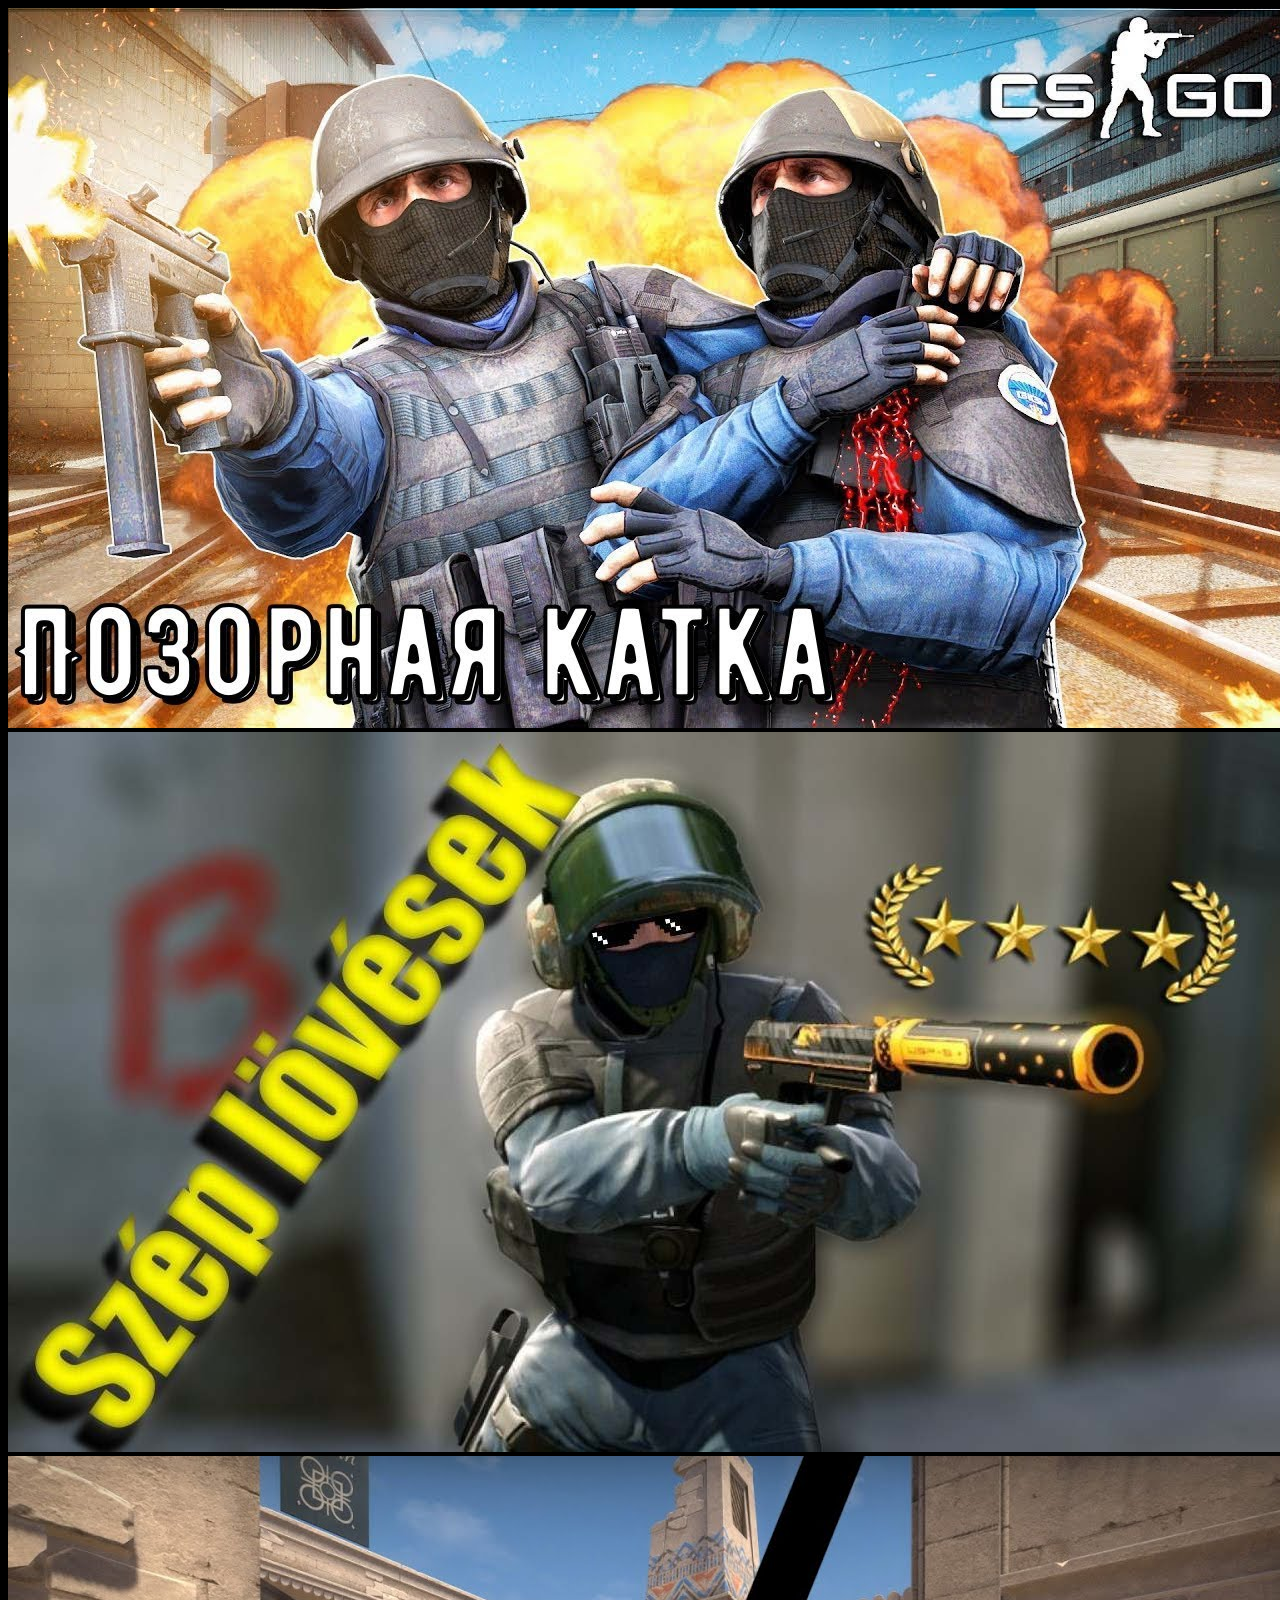
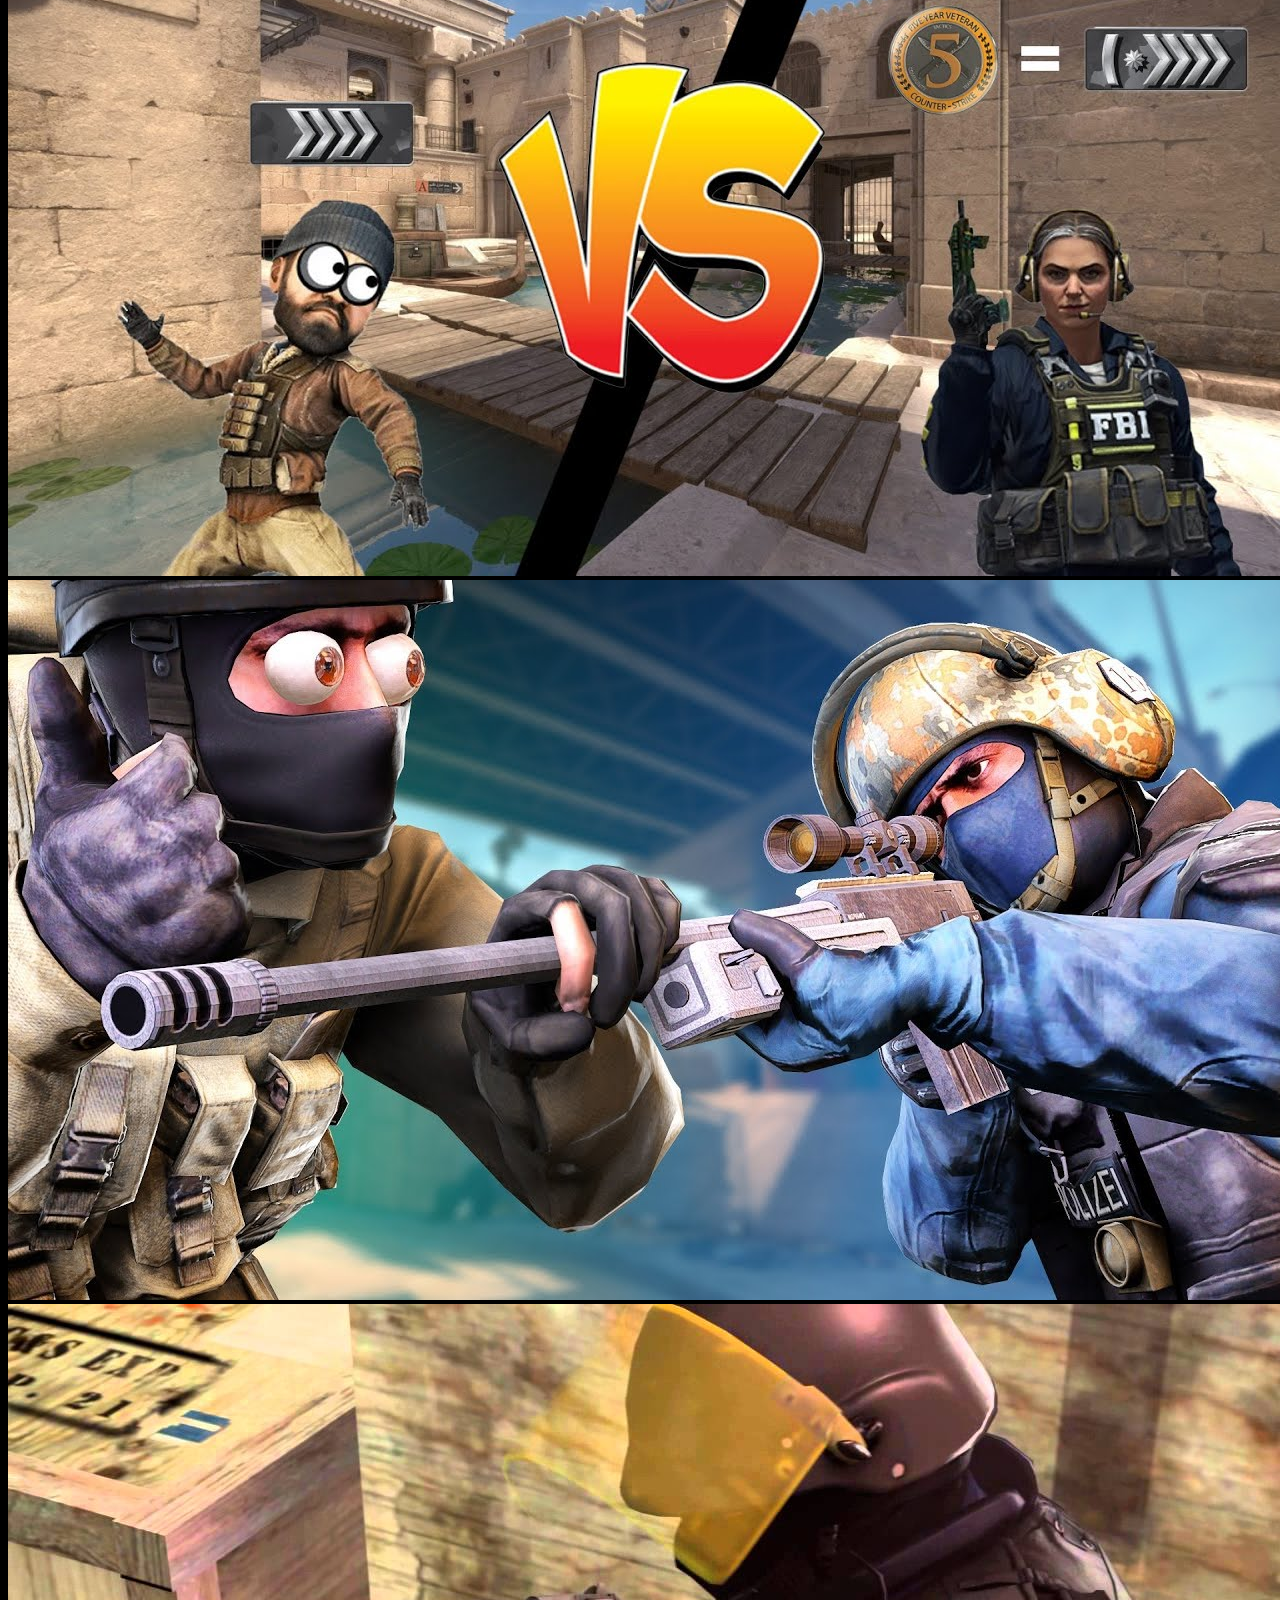
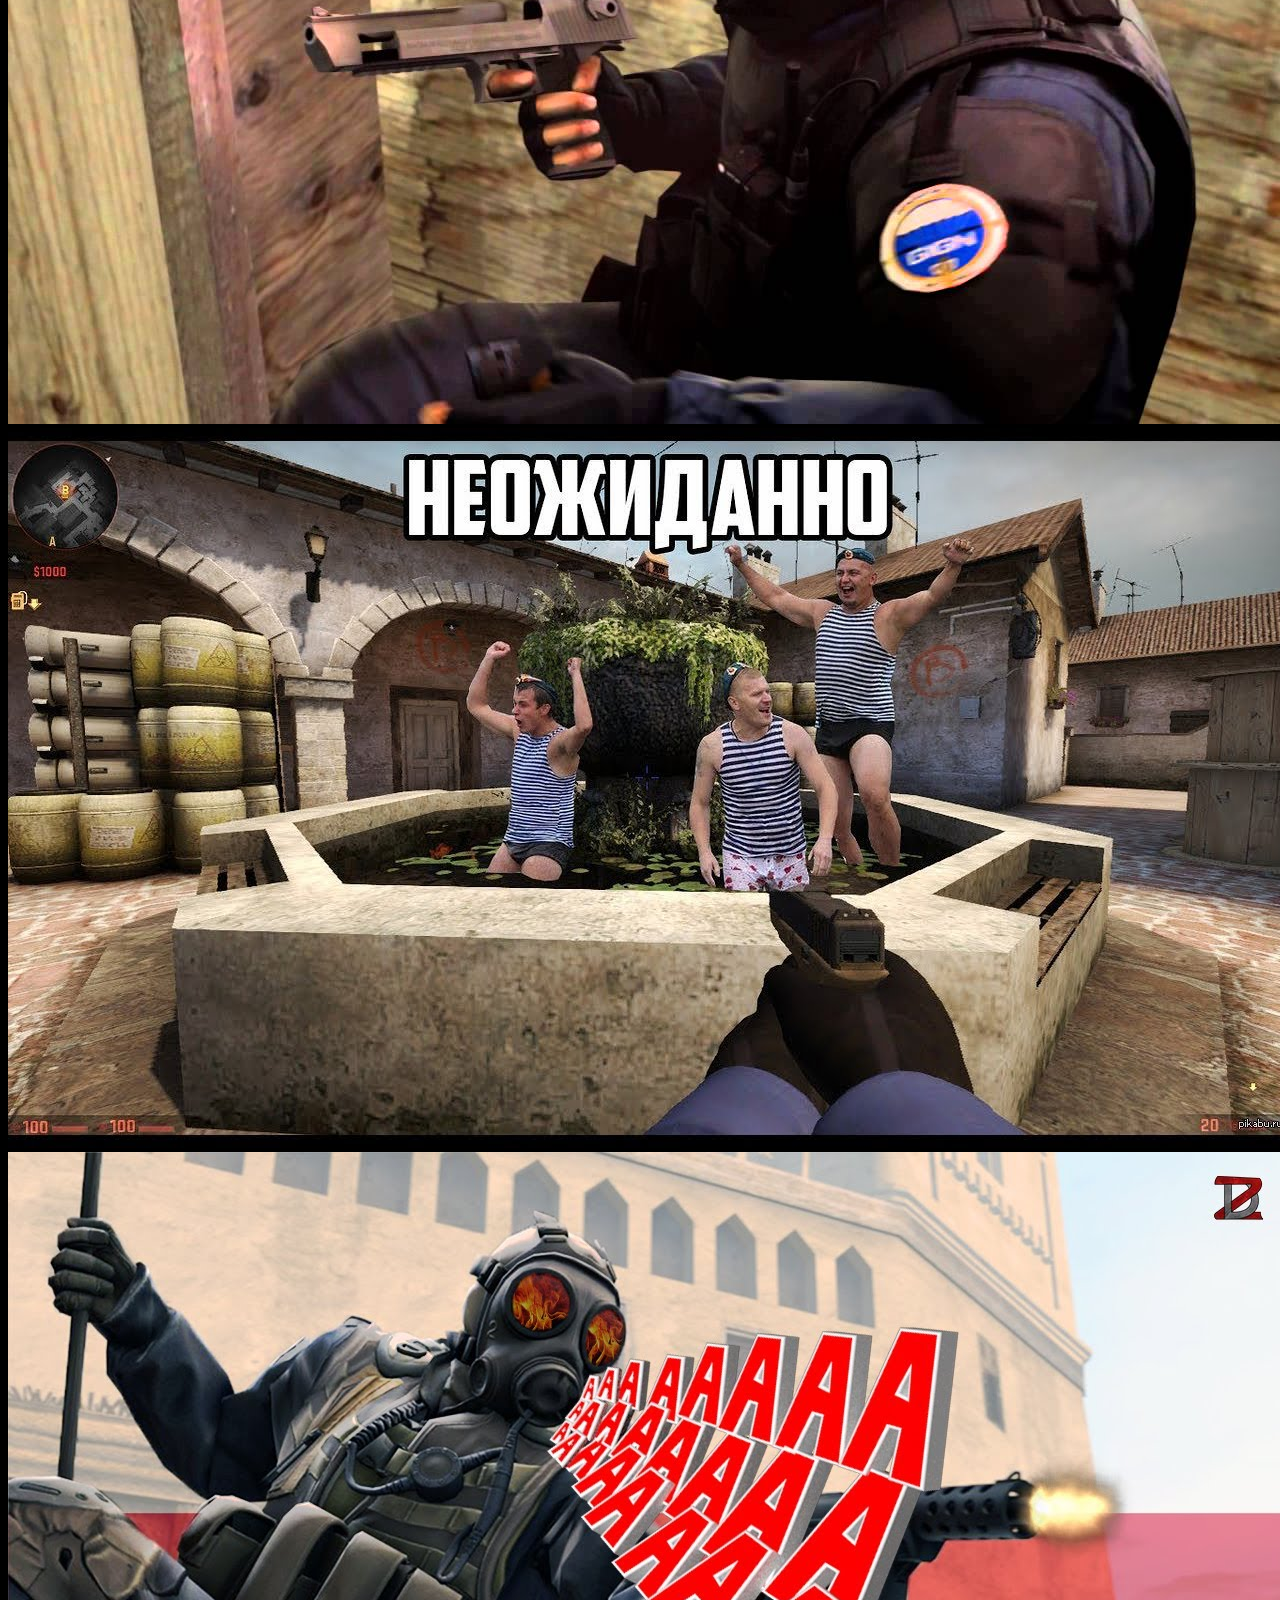
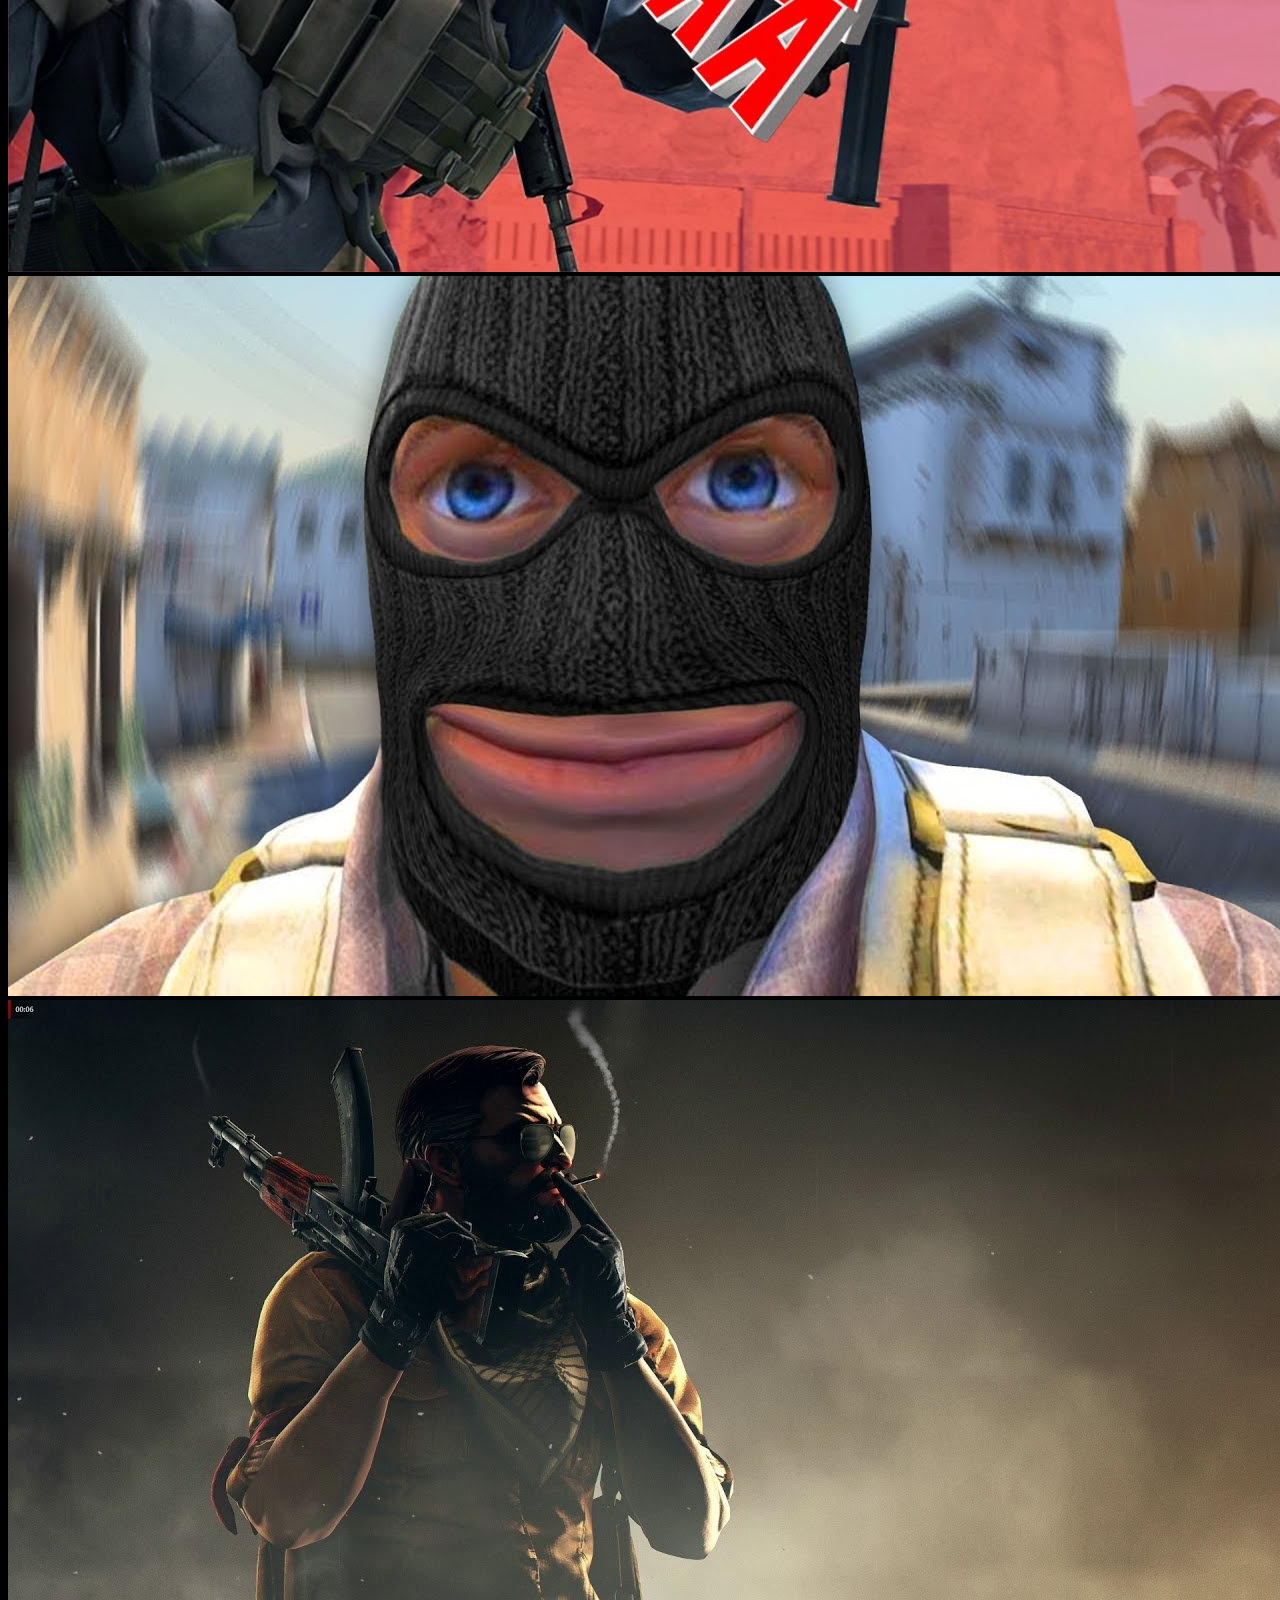
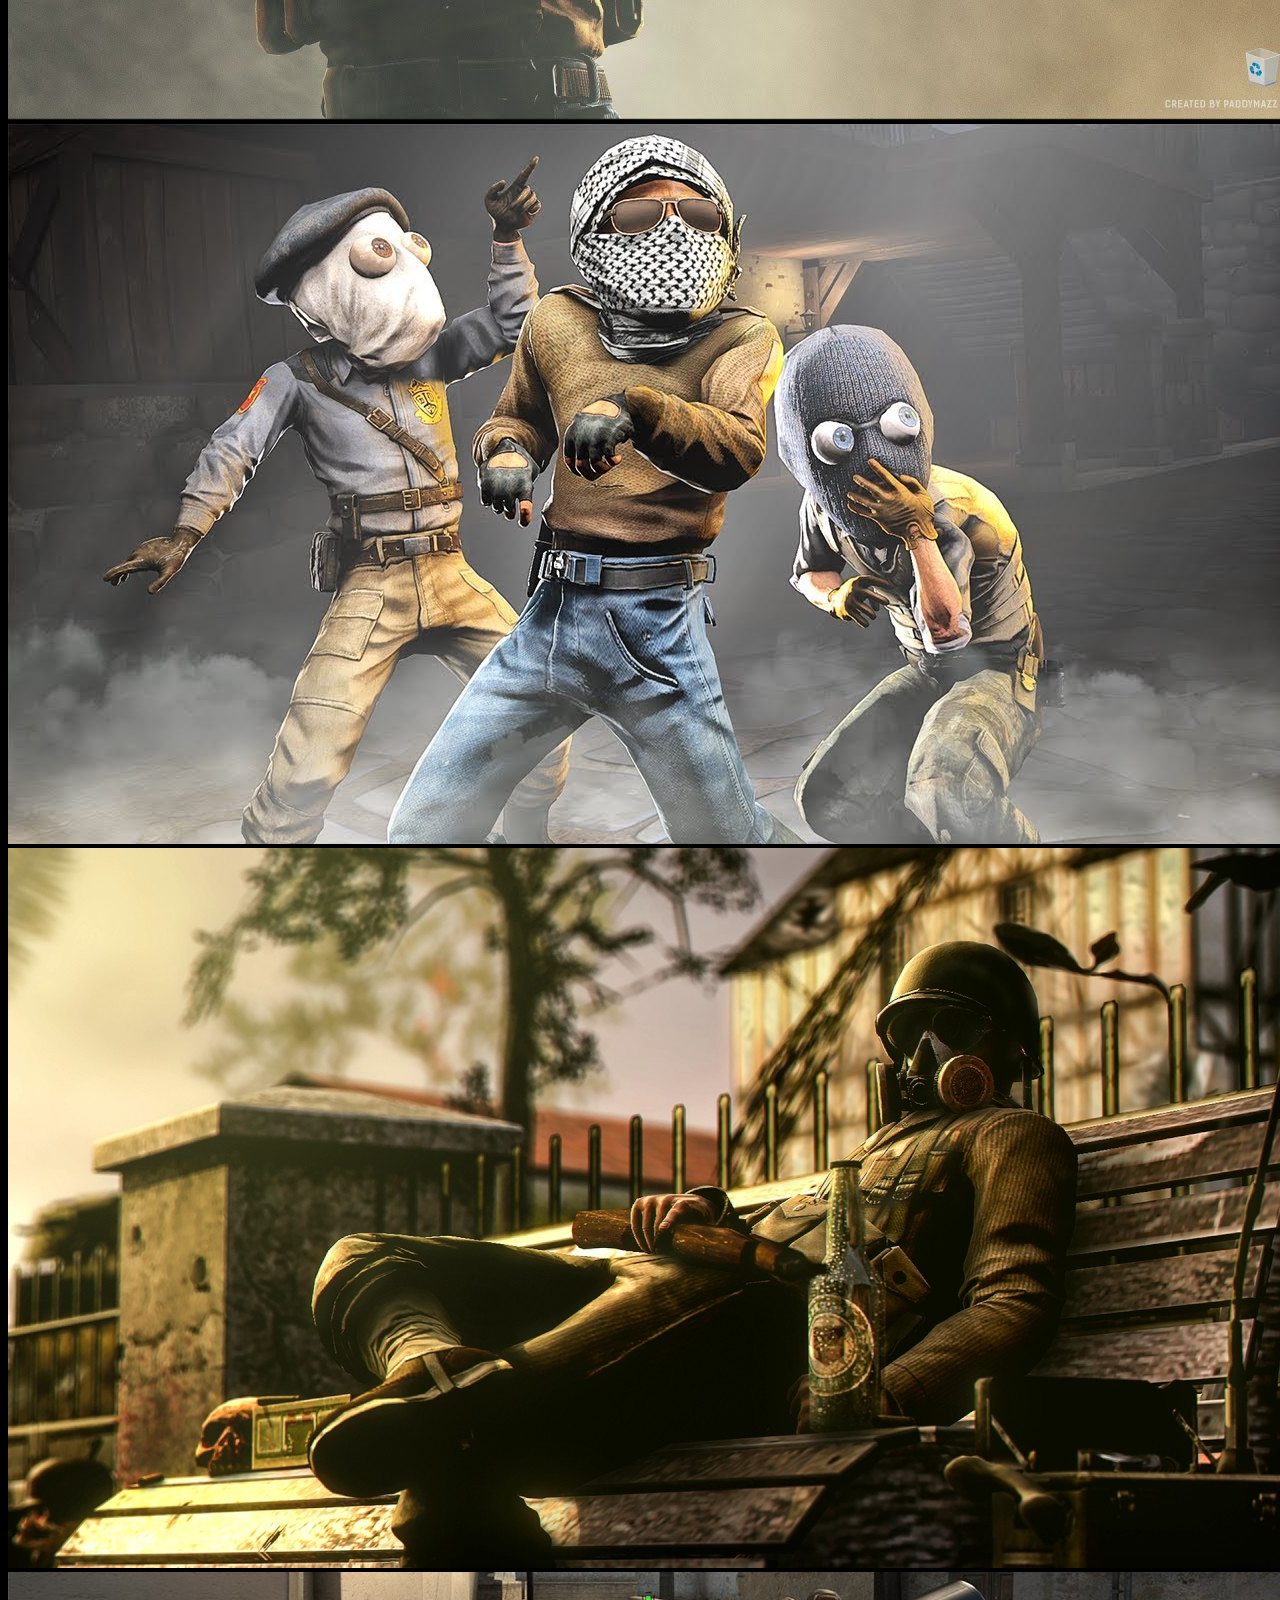
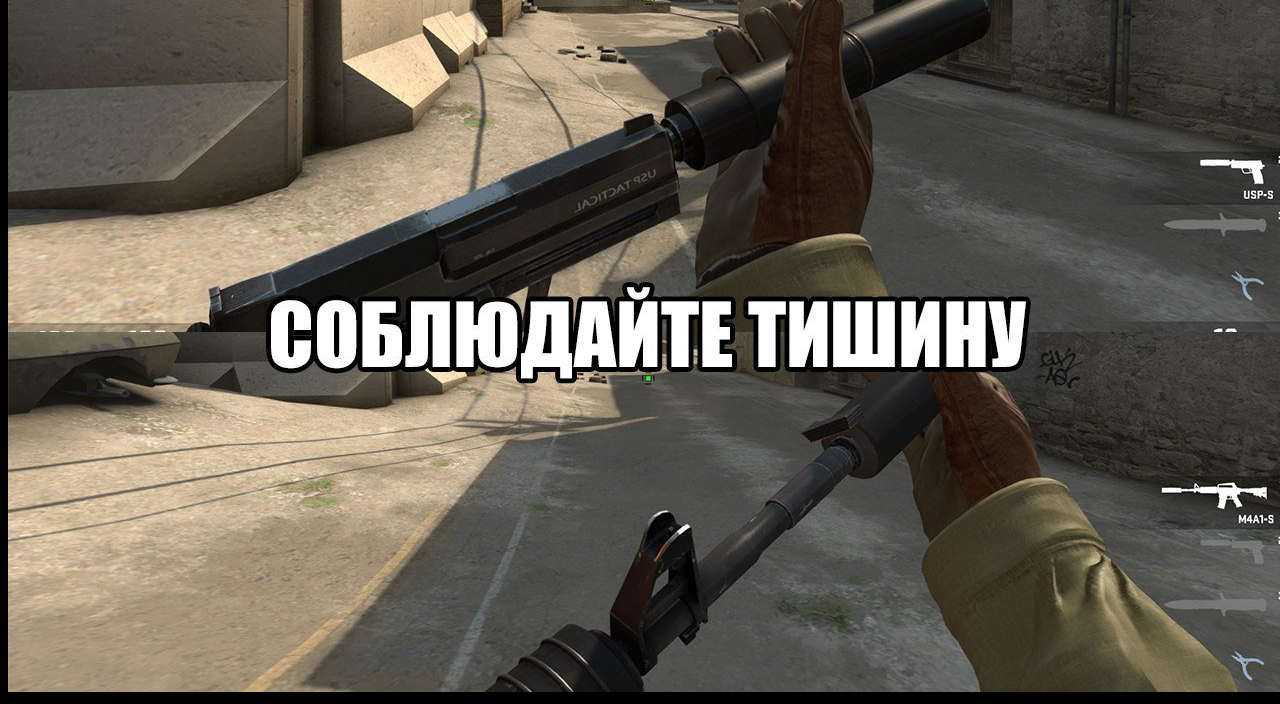
<file: КАК-ТО/index.html>
<!DOCTYPE html>
<html>
<head>
   <meta charset="utf-8">
   <meta name='viewport"=' content='width=device, initial-scale=1'>
	<title>мемы</title>
	<link rel="stylesheet" type="text/css" href="CSS/main.css">
</head>
<body>
  <main class="main">
    <div class="img-box">
          
    <a href="img/01.jpg" class="img_wrapper" target="_blank">
      <img src="img/01.jpg" alt="Отсутствует интернет" class="image">
    </a>
    <a href="img/02.jpg" class="img_wrapper" target="_blank">
      <img src="img/02.jpg" alt="Отсутствует интернет" class="image">
    </a>
      <a href="img/03.jpg" class="img_wrapper" target="_blank">
      <img src="img/03.jpg" alt="Отсутствует интернет" class="image">
    </a>
      <a href="img/04.jpg" class="img_wrapper" target="_blank">
      <img src="img/04.jpg" alt="Отсутствует интернет" class="image">
    </a>
      <a href="img/05.jpg" class="img_wrapper" target="_blank">
      <img src="img/05.jpg" alt="Отсутствует интернет" class="image">
    </a>
      <a href="img/16.jpg" class="img_wrapper" target="_blank">
      <img src="img/16.jpg" alt="Отсутствует интернет" class="image">
    </a>
      <a href="img/07.jpg" class="img_wrapper" target="_blank">
      <img src="img/07.jpg" alt="Отсутствует интернет" class="image">
    </a>
      <a href="img/17.jpeg" class="img_wrapper" target="_blank">
      <img src="img/17.jpeg" alt="Отсутствует интернет" class="image">
    </a>
      <a href="img/20.jpg" class="img_wrapper" target="_blank">
      <img src="img/20.jpg" alt="Отсутствует интернет" class="image">
    </a>
      <a href="img/18.jfif" class="img_wrapper" target="_blank">
      <img src="img/18.jfif" alt="Отсутствует интернет" class="image">
    </a>
      <a href="img/21.jpg" class="img_wrapper" target="_blank">
      <img src="img/21.jpg" alt="Отсутствует интернет" class="image">
    </a>
      <a href="img/15.jpg" class="img_wrapper" target="_blank">
      <img src="img/15.jpg" alt="Отсутствует интернет" class="image">
    </a>
  </div>
  </main>

</body>
</html>
</file>
<file: КАК-ТО/CSS/main.css>
body{
      background-color: black;
 }

 

 @media all and (max-width: 1024px){

        .img-box{
        column-count: 3;
        width: 90%;
      }

  }
  @media all and (max-width: 768px){
    .img-box{
      column-count: 2;
      width: 100%;
    }
}
     @media all and (max-width: 480px){
         .img-box{
      column-count: 1;
      }
    }
     @media all and (min-width: 1200px){
         .image:hover {
            opacity: 1;
            filter: hue-rotate(45deg);
    }
    .author:hover{
      border-color: #111;
      
    }
  }
</file>
